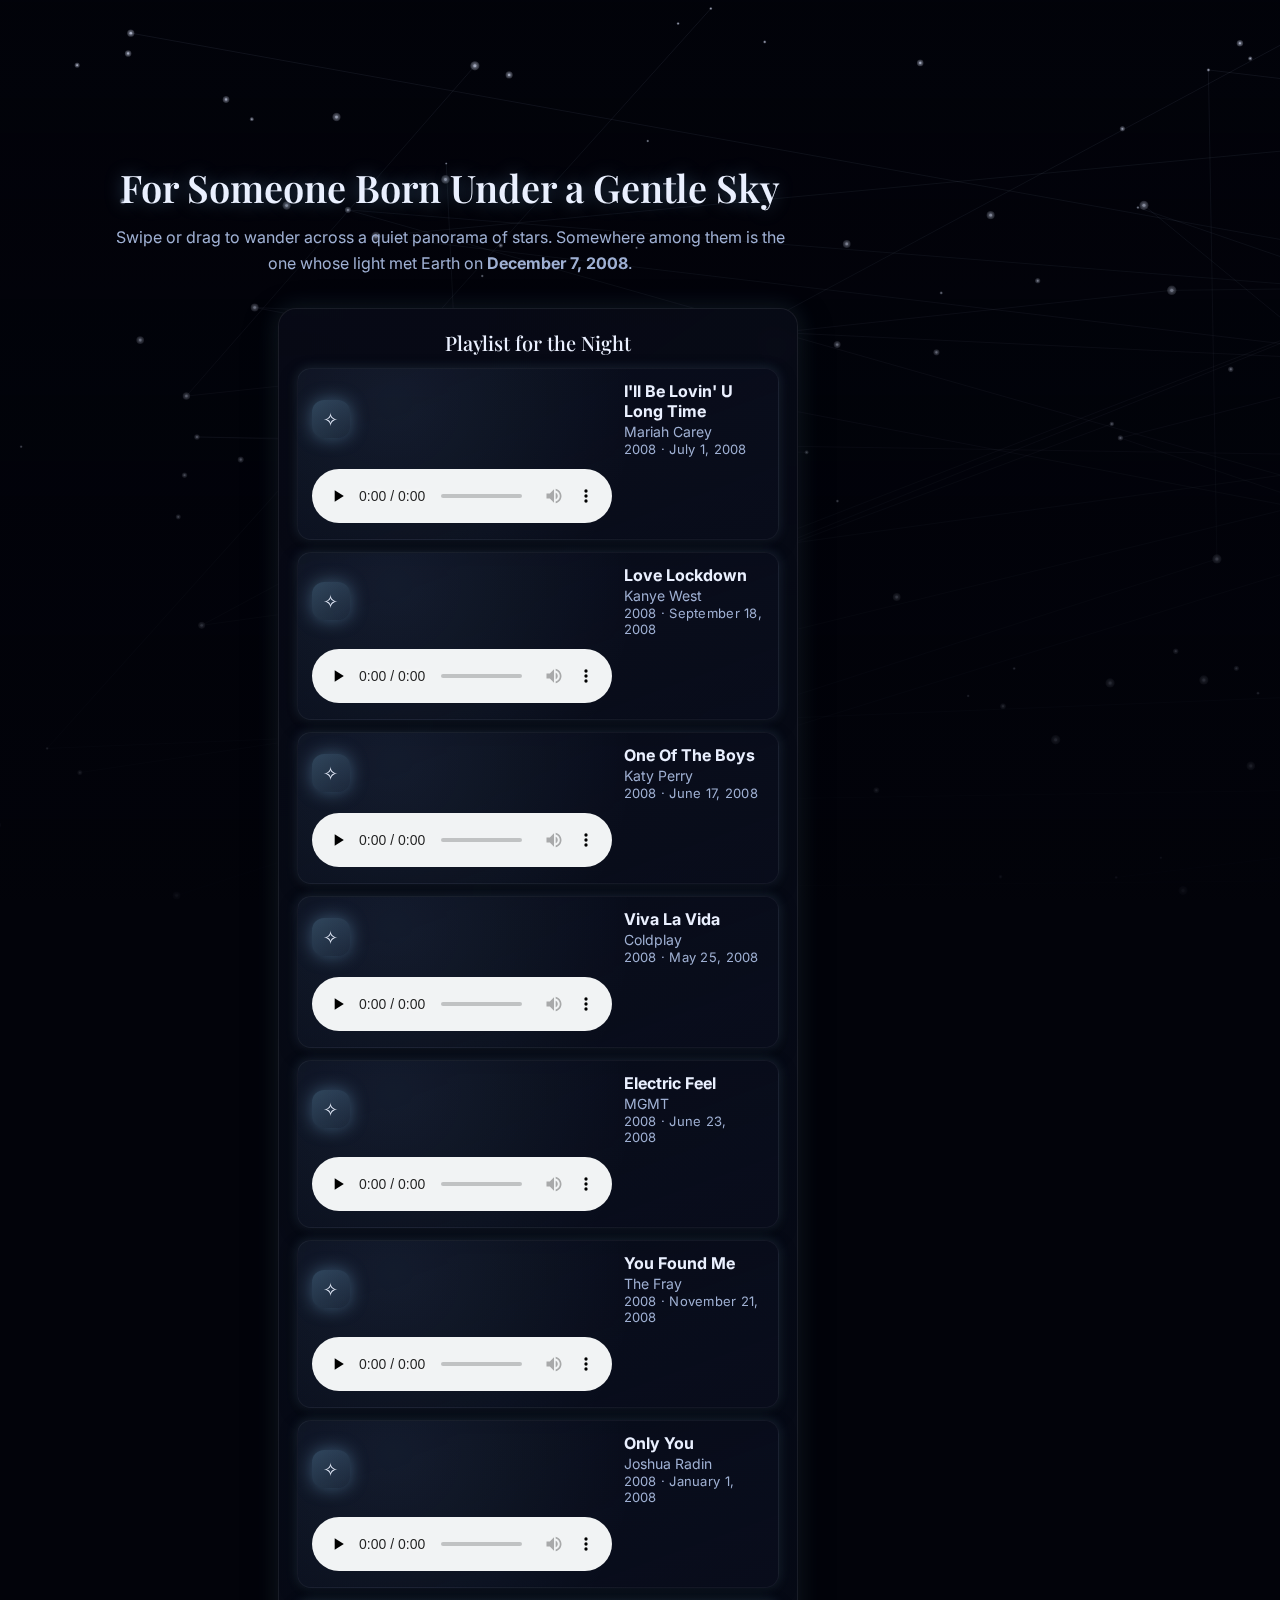
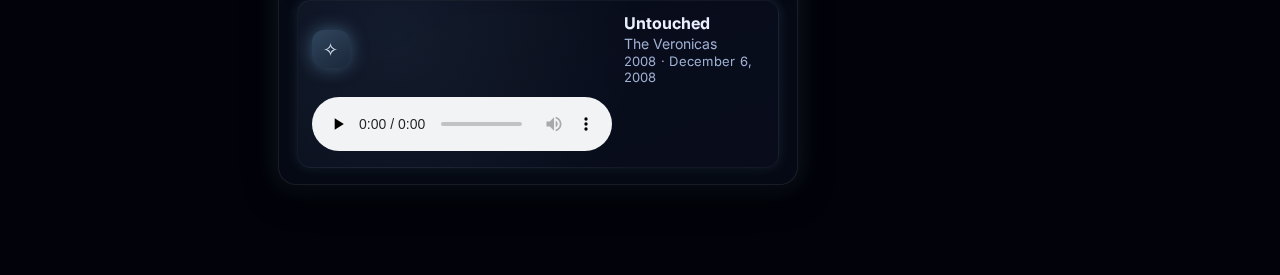
<file: index.html>
<!DOCTYPE html>
<html lang="en">
<head>
  <meta charset="UTF-8">
  <meta name="viewport" content="width=device-width, initial-scale=1.0">
  <title>Her Sky</title>
  <link rel="preconnect" href="https://fonts.googleapis.com">
  <link rel="preconnect" href="https://fonts.gstatic.com" crossorigin>
  <link href="https://fonts.googleapis.com/css2?family=Playfair+Display:wght@400;600&family=Inter:wght@300;400&display=swap" rel="stylesheet">
  <link rel="stylesheet" href="style.css">
</head>
<body>
  <div class="sky-container">
    <canvas id="sky-canvas" aria-label="Starfield canvas"></canvas>
    <div class="overlay-gradient"></div>
  </div>

  <main class="content">
    <section class="intro">
      <h1>For Someone Born Under a Gentle Sky</h1>
      <p>Swipe or drag to wander across a quiet panorama of stars. Somewhere among them is the one whose light met Earth on <strong>December 7, 2008</strong>.</p>
    </section>

    <section class="playlist" aria-label="Playlist">
      <h2>Playlist for the Night</h2>
      <div id="song-list" class="song-list"><!-- Populated by script.js --></div>
    </section>
  </main>

  <script src="script.js"></script>
</body>
</html>
</file>
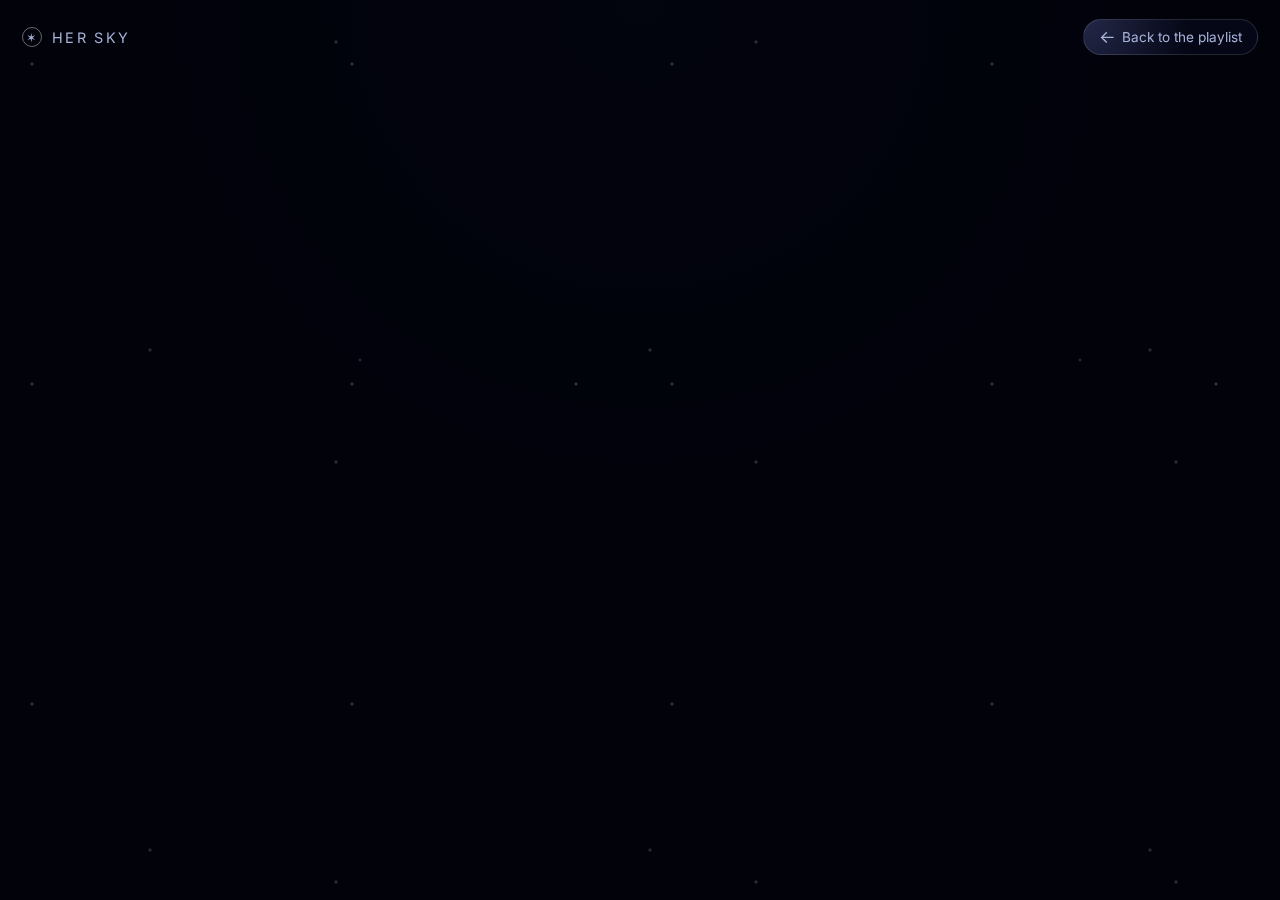
<file: star.html>
<!DOCTYPE html>
<html lang="en">
<head>
  <meta charset="UTF-8" />
  <meta name="viewport" content="width=device-width, initial-scale=1.0" />
  <title>Her Birthday Star</title>

  <!-- Fonts -->
  <link rel="preconnect" href="https://fonts.googleapis.com" />
  <link rel="preconnect" href="https://fonts.gstatic.com" crossorigin />
  <link
    href="https://fonts.googleapis.com/css2?family=Playfair+Display:wght@500;700&family=Inter:wght@300;400;500&display=swap"
    rel="stylesheet"
  />

  <style>
    :root {
      --bg: #02030a;
      --card: #090d1b;
      --card-soft: #0d1224;
      --accent: #c769ff;
      --accent-soft: rgba(199, 105, 255, 0.35);
      --text-main: #f7f7ff;
      --text-soft: #a7b2d9;
      --border-soft: #222844;
    }

    * {
      margin: 0;
      padding: 0;
      box-sizing: border-box;
    }

    html,
    body {
      height: 100%;
    }

    body {
      background: radial-gradient(circle at top, #101633 0, #02030a 55%);
      color: var(--text-main);
      font-family: "Inter", system-ui, -apple-system, BlinkMacSystemFont, "Segoe UI",
        sans-serif;
      display: flex;
      flex-direction: column;
      overflow-x: hidden;
      overflow-y: auto;
    }

    /* Starfield background */
    .starfield {
      position: fixed;
      inset: 0;
      overflow: hidden;
      pointer-events: none;
      z-index: -1;
      background:
        radial-gradient(circle at 10% 20%, rgba(255, 255, 255, 0.2) 0 1px, transparent 2px),
        radial-gradient(circle at 80% 10%, rgba(255, 255, 255, 0.18) 0 1.2px, transparent 2px),
        radial-gradient(circle at 30% 70%, rgba(255, 255, 255, 0.16) 0 1.3px, transparent 2px),
        radial-gradient(circle at 90% 60%, rgba(255, 255, 255, 0.22) 0 1.1px, transparent 2px),
        radial-gradient(circle at 50% 50%, rgba(255, 255, 255, 0.15) 0 1px, transparent 2px),
        #02030a;
      background-size: 320px 320px, 420px 420px, 500px 500px, 640px 640px, 720px 720px;
      animation: drift 60s linear infinite;
      opacity: 0.9;
    }

    @keyframes drift {
      from {
        background-position: 0 0, 0 0, 0 0, 0 0, 0 0;
      }
      to {
        background-position: 320px 320px, -420px 420px, 500px -500px, -640px -640px,
          720px -720px;
      }
    }

    header {
      padding: 1.2rem 1.4rem;
      display: flex;
      align-items: center;
      justify-content: space-between;
      gap: 1rem;
      position: relative;
      z-index: 10;
    }

    .brand {
      display: flex;
      align-items: center;
      gap: 0.6rem;
      font-size: 0.9rem;
      letter-spacing: 0.16em;
      text-transform: uppercase;
      color: var(--text-soft);
    }

    .brand-icon {
      width: 20px;
      height: 20px;
      border-radius: 50%;
      border: 1px solid rgba(255, 255, 255, 0.4);
      display: flex;
      align-items: center;
      justify-content: center;
      font-size: 12px;
    }

    .back-link {
      font-size: 0.85rem;
      color: var(--text-soft);
      text-decoration: none;
      border-radius: 999px;
      padding: 0.4rem 0.9rem;
      border: 1px solid rgba(255, 255, 255, 0.12);
      background: radial-gradient(circle at top left, #232848 0, #050716 60%);
      display: inline-flex;
      align-items: center;
      gap: 0.4rem;
      backdrop-filter: blur(16px);
    }

    .back-link span {
      font-size: 1.1rem;
      transform: translateY(-1px);
    }

    main {
      flex: 1;
      display: flex;
      padding: 0.7rem 1.4rem 2.4rem;
      gap: 1.4rem;
      position: relative;
      z-index: 5;
    }

    .panel {
      flex: 0 0 360px;
      max-width: 420px;
      background: radial-gradient(circle at top left, #151a33 0, #070a18 60%);
      border-radius: 1.4rem;
      padding: 1.4rem 1.5rem 1.6rem;
      border: 1px solid rgba(161, 174, 255, 0.18);
      box-shadow:
        0 18px 50px rgba(0, 0, 0, 0.55),
        0 0 40px rgba(142, 105, 255, 0.25);
      display: flex;
      flex-direction: column;
      gap: 1rem;
      position: relative;
      animation: fadeIn 1.1s ease forwards;
      opacity: 0;
    }

    .panel-title {
      font-family: "Playfair Display", serif;
      font-size: 1.8rem;
      letter-spacing: 0.03em;
    }

    .subtitle {
      font-size: 0.85rem;
      color: var(--text-soft);
    }

    .divider {
      height: 1px;
      width: 100%;
      background: linear-gradient(
        to right,
        transparent,
        rgba(255, 255, 255, 0.18),
        transparent
      );
      margin: 0.6rem 0 0.4rem;
    }

    .fact-label {
      font-size: 0.8rem;
      font-weight: 500;
      color: var(--text-soft);
      text-transform: uppercase;
      letter-spacing: 0.16em;
      margin-bottom: 0.1rem;
    }

    .fact-value {
      font-size: 0.92rem;
      margin-bottom: 0.55rem;
    }

    .poem {
      font-size: 0.9rem;
      line-height: 1.7;
      color: var(--text-soft);
    }

    .poem strong {
      color: var(--text-main);
      font-weight: 500;
    }

    .tag-row {
      margin-top: 0.6rem;
      display: flex;
      flex-wrap: wrap;
      gap: 0.45rem;
    }

    .tag {
      font-size: 0.75rem;
      padding: 0.25rem 0.6rem;
      border-radius: 999px;
      border: 1px solid rgba(255, 255, 255, 0.14);
      background: radial-gradient(circle at top, #272d55 0, #090c1c 60%);
      color: var(--text-soft);
      transition: box-shadow 0.25s ease, color 0.25s ease, border-color 0.25s ease;
    }

    .tag:hover {
      box-shadow: 0 0 12px rgba(199, 105, 255, 0.45);
      color: var(--accent);
      border-color: rgba(199, 105, 255, 0.6);
    }

    /* Star side */
    .space {
      flex: 1;
      position: relative;
      display: flex;
      align-items: center;
      justify-content: center;
      animation: fadeIn 1.3s ease forwards;
      opacity: 0;
      z-index: 10;
    }

    .star-orbit {
      position: relative;
      width: min(52vh, 360px);
      height: min(52vh, 360px);
      display: flex;
      align-items: center;
      justify-content: center;
      transition: transform 0.12s linear;
    }

    .orbit-ring {
      position: absolute;
      width: 100%;
      height: 100%;
      border-radius: 999px;
      border: 1px dashed rgba(255, 255, 255, 0.18);
      box-shadow: 0 0 40px rgba(255, 154, 190, 0.2);
      opacity: 0.9;
    }

    .star {
      width: 52%;
      height: 52%;
      border-radius: 50%;
      background: radial-gradient(
        circle at 25% 20%,
        #ffeff7 0,
        #ff7aa8 35%,
        #c22758 70%,
        #4a0b22 100%
      );
      box-shadow:
        0 0 80px rgba(255, 140, 180, 0.75),
        0 0 160px rgba(255, 140, 200, 0.55);
      position: relative;
      cursor: pointer;
      transition: transform 0.3s ease, box-shadow 0.3s ease;
      animation: pulse 4.5s ease-in-out infinite;
    }

    .star::after {
      content: "";
      position: absolute;
      inset: 18%;
      border-radius: 50%;
      background: radial-gradient(circle at 20% 18%, rgba(255, 255, 255, 0.4), transparent 55%);
      mix-blend-mode: screen;
      opacity: 0.9;
    }

    /* soft outer glow ring */
    .star::before {
      content: "";
      position: absolute;
      inset: -18%;
      border-radius: 50%;
      background: radial-gradient(circle, rgba(255, 0, 80, 0.15), transparent 70%);
      animation: starGlow 6s ease-in-out infinite;
      filter: blur(8px);
    }

    @keyframes starGlow {
      0%, 100% { opacity: 0.5; transform: scale(1); }
      50% { opacity: 0.9; transform: scale(1.15); }
    }

    @keyframes pulse {
      0%,
      100% {
        transform: scale(1);
        box-shadow:
          0 0 80px rgba(255, 140, 180, 0.75),
          0 0 160px rgba(255, 140, 200, 0.55);
      }
      50% {
        transform: scale(1.06);
        box-shadow:
          0 0 110px rgba(255, 160, 200, 0.9),
          0 0 190px rgba(255, 170, 220, 0.65);
      }
    }

    .star:hover {
      transform: scale(1.07);
    }

    .label-chip {
      position: absolute;
      bottom: -3.4rem;
      left: 50%;
      transform: translateX(-50%);
      padding: 0.5rem 0.9rem;
      border-radius: 999px;
      border: 1px solid rgba(255, 255, 255, 0.2);
      background: radial-gradient(circle at top, #22284a 0, #090c1c 70%);
      backdrop-filter: blur(16px);
      font-size: 0.8rem;
      color: var(--text-soft);
      display: inline-flex;
      align-items: center;
      gap: 0.4rem;
    }

    .label-dot {
      width: 7px;
      height: 7px;
      border-radius: 50%;
      background: #ff9ac8;
      box-shadow: 0 0 12px rgba(255, 154, 200, 0.9);
    }

    .date-chip {
      position: absolute;
      top: -3rem;
      left: 50%;
      transform: translateX(-50%);
      padding: 0.35rem 0.85rem;
      font-size: 0.78rem;
      border-radius: 999px;
      background: rgba(0, 0, 0, 0.35);
      border: 1px solid rgba(255, 255, 255, 0.15);
      color: var(--text-soft);
      backdrop-filter: blur(18px);
      animation: floatChip 5.5s ease-in-out infinite;
    }

    @keyframes floatChip {
      0%, 100% { transform: translateX(-50%) translateY(0); }
      50%       { transform: translateX(-50%) translateY(-6px); }
    }

    /* thin glow line under star */
    .star-bottom-glow {
      position: absolute;
      bottom: -1.2rem;
      left: 50%;
      transform: translateX(-50%);
      width: 70%;
      height: 2px;
      background: linear-gradient(
        to right,
        transparent,
        rgba(255, 150, 200, 0.25),
        transparent
      );
      filter: blur(4px);
      opacity: 0.9;
    }

    @keyframes fadeIn {
      to { opacity: 1; }
    }

    /* Scroll-to-top button */
    .scroll-top {
      position: fixed;
      bottom: 1.6rem;
      right: 1.4rem;
      background: radial-gradient(circle, #313a6f 0, #0b0f1f 70%);
      border-radius: 50%;
      padding: 0.6rem 0.7rem;
      font-size: 1.1rem;
      border: 1px solid rgba(255,255,255,0.25);
      box-shadow: 0 0 16px rgba(199,105,255,0.35);
      color: var(--text-main);
      cursor: pointer;
      opacity: 0;
      pointer-events: none;
      transition: opacity 0.4s ease;
      backdrop-filter: blur(14px);
      z-index: 20;
    }

    .scroll-top.show {
      opacity: 1;
      pointer-events: auto;
    }

    /* Mobile layout */
    @media (max-width: 900px) {
      main {
        flex-direction: column;
        padding: 0.5rem 1rem 3.2rem;
      }

      .panel {
        flex: unset;
        width: 100%;
        max-width: none;
        margin-bottom: 0.6rem;
      }

      .space {
        padding: 1.4rem 0 3.6rem;
      }

      .star-orbit {
        width: min(70vw, 340px);
        height: min(70vw, 340px);
      }

      .label-chip {
        bottom: -2.4rem;
      }

      .date-chip {
        top: -3.3rem;
      }

      header {
        padding: 0.9rem 1rem;
      }
    }
  </style>
</head>
<body>
  <div class="starfield"></div>

  <header>
    <div class="brand">
      <div class="brand-icon">✶</div>
      <span>Her Sky</span>
    </div>
    <a class="back-link" href="index.html">
      <span>←</span>
      Back to the playlist
    </a>
  </header>

  <main>
    <!-- LEFT: INFO PANEL -->
    <section class="panel">
      <div>
        <div class="panel-title">Keid — Her Birthday Star</div>
        <p class="subtitle">
          A quiet K-type star whose light began its journey toward Earth on
          <strong>December 7th, 2008</strong>.
        </p>
      </div>

      <div class="divider"></div>

      <!-- FACTS -->
      <div>
        <div class="fact-label">Spectral Class</div>
        <div class="fact-value">K1 V · Warm main-sequence star</div>

        <div class="fact-label">Distance</div>
        <div class="fact-value">≈ 16.3 light years away</div>

        <div class="fact-label">Constellation</div>
        <div class="fact-value">Eridanus</div>

        <div class="fact-label">Surface Temperature</div>
        <div class="fact-value">~4,300 – 4,900 K</div>
      </div>

      <div class="divider"></div>

      <!-- POETIC TEXT -->
      <p class="poem">
        On the night you were born, this star was already on its way — sending out light that
        would take years to arrive here. Every photon that reaches us now started its journey
        on <strong>your first evening in this world</strong>.  
        When you look at Keid, you’re not just seeing a star; you’re seeing a memory the
        universe kept for you.
      </p>

      <div class="tag-row">
        <span class="tag">For December 7th, 2008</span>
        <span class="tag">A light that remembers you</span>
        <span class="tag">Your quiet corner of the sky</span>
      </div>
    </section>

    <!-- RIGHT: STAR -->
    <section class="space">
      <div class="star-orbit">
        <div class="orbit-ring"></div>

        <!-- CLICKABLE STAR -->
        <div
          class="star"
          onclick="window.open('https://mybirthdaystar.pages.dev', '_blank')"
          title="Open the external birthday star page"
        ></div>

        <div class="star-bottom-glow"></div>

        <div class="date-chip">December 7th, 2008</div>

        <div class="label-chip">
          <span class="label-dot"></span>
          <span>Tap to open the original star page</span>
        </div>
      </div>
    </section>
  </main>

  <!-- Scroll to top button -->
  <div class="scroll-top" id="scrollTopBtn">✶</div>

  <script>
    // Subtle parallax for the star orbit
    const orbit = document.querySelector('.star-orbit');
    window.addEventListener('scroll', () => {
      const y = window.scrollY || window.pageYOffset;
      orbit.style.transform = `translateY(${y * 0.08}px)`;
    });

    // Scroll-to-top button behaviour
    const scrollBtn = document.getElementById('scrollTopBtn');
    window.addEventListener('scroll', () => {
      if (window.scrollY > 250) {
        scrollBtn.classList.add('show');
      } else {
        scrollBtn.classList.remove('show');
      }
    });

    scrollBtn.addEventListener('click', () => {
      window.scrollTo({ top: 0, behavior: 'smooth' });
    });
  </script>
</body>
</html>
</file>
<file: style.css>
:root {
  --bg: #02030a;
  --star: #dfe7ff;
  --special: #8fd4ff;
  --text-main: #eaf0ff;
  --text-sub: #9fb0d3;
  --card: rgba(10, 14, 30, 0.65);
  --glow: 0 0 18px rgba(143, 212, 255, 0.35);
  --font-heading: 'Playfair Display', serif;
  --font-body: 'Inter', sans-serif;
}

* {
  box-sizing: border-box;
  margin: 0;
  padding: 0;
}

body {
  background: var(--bg);
  color: var(--text-main);
  font-family: var(--font-body);
  min-height: 100vh;
  overflow: hidden;
}

.sky-container {
  position: fixed;
  inset: 0;
  z-index: 0;
}

#sky-canvas {
  width: 100%;
  height: 100%;
  display: block;
}

.overlay-gradient {
  position: absolute;
  inset: 0;
  background: linear-gradient(180deg, rgba(2, 3, 10, 0.2) 0%, rgba(2, 3, 10, 0.75) 60%, rgba(2, 3, 10, 0.95) 100%);
  pointer-events: none;
}

.content {
  position: relative;
  z-index: 1;
  padding: 16vh 8vw 10vh;
  max-width: 900px;
}

.intro {
  margin-bottom: 32px;
  text-align: center;
}

.intro h1 {
  font-family: var(--font-heading);
  font-weight: 600;
  font-size: clamp(28px, 5vw, 38px);
  margin-bottom: 12px;
  text-shadow: var(--glow);
}

.intro p {
  color: var(--text-sub);
  line-height: 1.6;
}

.playlist {
  position: relative;
  margin: 0 auto;
  max-width: 520px;
  background: linear-gradient(145deg, rgba(10, 13, 26, 0.7), rgba(12, 18, 35, 0.5));
  border: 1px solid rgba(255, 255, 255, 0.08);
  border-radius: 18px;
  padding: 20px 18px 16px;
  box-shadow: 0 10px 35px rgba(0, 0, 0, 0.45), 0 0 24px rgba(143, 212, 255, 0.14);
  backdrop-filter: blur(12px);
}

.playlist h2 {
  font-family: var(--font-heading);
  font-weight: 500;
  font-size: 20px;
  text-align: center;
  margin-bottom: 12px;
  color: var(--text-main);
}

.song-list {
  display: flex;
  flex-direction: column;
  gap: 12px;
}

.song-card {
  display: grid;
  grid-template-columns: auto 1fr;
  gap: 12px;
  padding: 12px 14px;
  border-radius: 14px;
  background: radial-gradient(circle at 20% 20%, rgba(143, 212, 255, 0.08), transparent 60%),
    linear-gradient(160deg, rgba(10, 14, 30, 0.7), rgba(12, 18, 35, 0.45));
  border: 1px solid rgba(255, 255, 255, 0.05);
  box-shadow: 0 6px 18px rgba(0, 0, 0, 0.35), 0 0 12px rgba(143, 212, 255, 0.16);
  align-items: center;
}

.song-icon {
  width: 38px;
  height: 38px;
  display: grid;
  place-items: center;
  border-radius: 12px;
  background: linear-gradient(145deg, rgba(143, 212, 255, 0.25), rgba(143, 212, 255, 0.08));
  color: var(--text-main);
  font-size: 18px;
  box-shadow: var(--glow);
}

.song-title {
  font-size: 16px;
  color: var(--text-main);
  margin-bottom: 2px;
}

.song-artist {
  color: var(--text-sub);
  font-size: 14px;
  margin-bottom: 1px;
}

.song-year {
  color: var(--text-sub);
  font-size: 13px;
  letter-spacing: 0.02em;
}

.modal {
  position: fixed;
  inset: 0;
  background: rgba(0, 0, 0, 0.6);
  display: flex;
  align-items: center;
  justify-content: center;
  opacity: 0;
  pointer-events: none;
  transition: opacity 0.3s ease;
  z-index: 3;
  padding: 16px;
}

.modal.show {
  opacity: 1;
  pointer-events: auto;
}

.modal-content {
  background: radial-gradient(circle at 30% 20%, rgba(143, 212, 255, 0.18), rgba(2, 3, 10, 0.95));
  border: 1px solid rgba(255, 255, 255, 0.08);
  box-shadow: 0 20px 48px rgba(0, 0, 0, 0.6), 0 0 28px rgba(143, 212, 255, 0.22);
  border-radius: 18px;
  padding: 20px 18px;
  max-width: 420px;
  width: 100%;
  position: relative;
}

.close-button {
  position: absolute;
  top: 10px;
  right: 12px;
  background: transparent;
  border: none;
  color: var(--text-main);
  font-size: 24px;
  cursor: pointer;
}

.modal-label {
  text-transform: uppercase;
  letter-spacing: 0.08em;
  color: var(--text-sub);
  font-size: 12px;
  margin-bottom: 6px;
}

.modal-content h3 {
  font-family: var(--font-heading);
  font-size: 24px;
  margin-bottom: 6px;
  color: var(--text-main);
}

.modal-subtext {
  color: var(--text-sub);
  margin-bottom: 12px;
}

.star-details {
  list-style: none;
  display: grid;
  grid-template-columns: 1fr;
  gap: 6px;
  margin-bottom: 14px;
  color: var(--text-main);
}

.star-details strong {
  color: var(--text-main);
}

.modal-description {
  color: var(--text-sub);
  line-height: 1.6;
}

@media (min-width: 720px) {
  body {
    overflow: hidden;
  }

  .content {
    padding-top: 18vh;
  }

  .playlist {
    position: relative;
    left: 50%;
    transform: translateX(-50%);
  }
}
</file>
